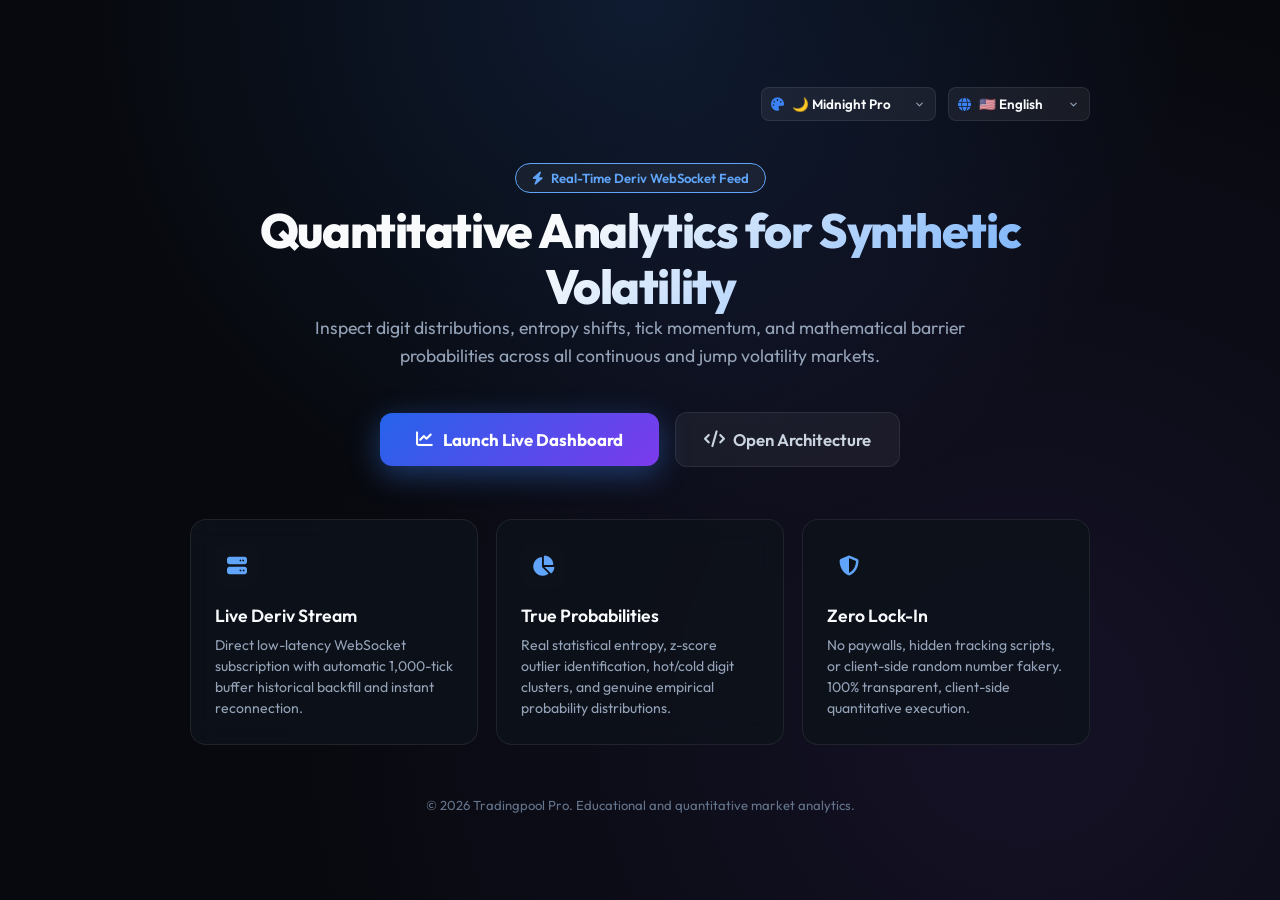
<file: index.html>
<!DOCTYPE html>
<html lang="en">
<head>
    <meta charset="UTF-8">
    <meta name="viewport" content="width=device-width, initial-scale=1.0">
    <title>Tradingpool Pro - Quantitative Deriv Analytics Suite</title>
    <link rel="icon" type="image/svg+xml" href="data:image/svg+xml,<svg xmlns='http://www.w3.org/2000/svg' viewBox='0 0 100 100'><text y='.9em' font-size='90'>📊</text></svg>">

    <!-- Fonts & Icons -->
    <link rel="preconnect" href="https://fonts.googleapis.com">
    <link rel="preconnect" href="https://fonts.gstatic.com" crossorigin>
    <link href="https://fonts.googleapis.com/css2?family=Outfit:wght@300;400;500;600;700;800&display=swap" rel="stylesheet">
    <link rel="stylesheet" href="https://cdnjs.cloudflare.com/ajax/libs/font-awesome/6.5.1/css/all.min.css">

    <style>
        :root, body[data-theme="midnight"] {
            --bg-dark: #07090e;
            --bg-card: rgba(14, 18, 27, 0.85);
            --primary: #3b82f6;
            --primary-light: #60a5fa;
            --primary-glow: rgba(59, 130, 246, 0.4);
            --primary-gradient: linear-gradient(135deg, #2563eb, #7c3aed);
            --bg-gradient: radial-gradient(circle at 50% 0%, rgba(59, 130, 246, 0.15) 0%, transparent 50%),
                           radial-gradient(circle at 80% 80%, rgba(139, 92, 246, 0.1) 0%, transparent 60%);
            --accent-purple: #8b5cf6;
            --text-main: #f8fafc;
            --text-muted: #94a3b8;
            --font-main: 'Outfit', sans-serif;
            --glass-border: 1px solid rgba(255, 255, 255, 0.08);
        }

        body[data-theme="emerald"] {
            --bg-dark: #040e09;
            --bg-card: rgba(8, 24, 17, 0.9);
            --primary: #10b981;
            --primary-light: #34d399;
            --primary-glow: rgba(16, 185, 129, 0.45);
            --primary-gradient: linear-gradient(135deg, #10b981, #06b6d4);
            --bg-gradient: radial-gradient(circle at 50% 0%, rgba(16, 185, 129, 0.18) 0%, transparent 50%),
                           radial-gradient(circle at 80% 80%, rgba(6, 182, 212, 0.1) 0%, transparent 60%);
            --text-main: #f0fdf4;
            --text-muted: #86efac;
            --glass-border: 1px solid rgba(16, 185, 129, 0.2);
        }
        body[data-theme="crimson"] {
            --bg-dark: #0f0810;
            --bg-card: rgba(24, 14, 26, 0.9);
            --primary: #ec4899;
            --primary-light: #f472b6;
            --primary-glow: rgba(236, 72, 153, 0.45);
            --primary-gradient: linear-gradient(135deg, #ec4899, #8b5cf6);
            --bg-gradient: radial-gradient(circle at 50% 0%, rgba(236, 72, 153, 0.18) 0%, transparent 50%),
                           radial-gradient(circle at 80% 80%, rgba(139, 92, 246, 0.1) 0%, transparent 60%);
            --text-main: #fdf2f8;
            --text-muted: #f472b6;
            --glass-border: 1px solid rgba(236, 72, 153, 0.2);
        }
        body[data-theme="light"] {
            --bg-dark: #f1f5f9;
            --bg-card: rgba(255, 255, 255, 0.92);
            --primary: #2563eb;
            --primary-light: #3b82f6;
            --primary-glow: rgba(37, 99, 235, 0.25);
            --primary-gradient: linear-gradient(135deg, #2563eb, #6366f1);
            --bg-gradient: radial-gradient(circle at 50% 0%, rgba(37, 99, 235, 0.08) 0%, transparent 50%),
                           radial-gradient(circle at 80% 80%, rgba(99, 102, 241, 0.06) 0%, transparent 60%);
            --text-main: #0f172a;
            --text-muted: #475569;
            --glass-border: 1px solid rgba(0, 0, 0, 0.1);
        }

        * {
            margin: 0;
            padding: 0;
            box-sizing: border-box;
        }

        body {
            background-color: var(--bg-dark);
            background-image: var(--bg-gradient);
            color: var(--text-main);
            font-family: var(--font-main);
            min-height: 100vh;
            display: flex;
            flex-direction: column;
            align-items: center;
            justify-content: center;
            padding: 30px 20px;
        }

        .portal-wrapper {
            max-width: 900px;
            width: 100%;
            display: flex;
            flex-direction: column;
            gap: 32px;
            text-align: center;
        }

        .hero-badge {
            display: inline-flex;
            align-items: center;
            gap: 8px;
            margin: 0 auto 10px;
            padding: 6px 16px;
            border-radius: 30px;
            background: rgba(255, 255, 255, 0.05);
            color: var(--primary-light);
            border: 1px solid var(--primary-light);
            font-size: 0.82rem;
            font-weight: 600;
        }

        .hero-title {
            font-size: 3rem;
            font-weight: 800;
            letter-spacing: -0.03em;
            line-height: 1.15;
            background: linear-gradient(135deg, var(--text-main) 40%, var(--primary-light) 100%);
            -webkit-background-clip: text;
            -webkit-text-fill-color: transparent;
        }

        @media (max-width: 640px) {
            .hero-title { font-size: 2.2rem; }
        }

        .hero-subtitle {
            font-size: 1.1rem;
            color: var(--text-muted);
            max-width: 650px;
            margin: 0 auto;
            line-height: 1.6;
        }

        .cta-group {
            display: flex;
            align-items: center;
            justify-content: center;
            gap: 16px;
            margin-top: 10px;
            flex-wrap: wrap;
        }

        .btn-launch {
            display: inline-flex;
            align-items: center;
            gap: 10px;
            padding: 16px 36px;
            border-radius: 12px;
            font-size: 1.05rem;
            font-weight: 700;
            color: white;
            background: var(--primary-gradient);
            text-decoration: none;
            box-shadow: 0 8px 30px var(--primary-glow);
            transition: all 0.25s ease;
        }

        .btn-launch:hover {
            transform: translateY(-2px);
            box-shadow: 0 12px 40px var(--primary-glow);
        }

        .btn-secondary {
            display: inline-flex;
            align-items: center;
            gap: 8px;
            padding: 16px 28px;
            border-radius: 12px;
            font-size: 1.05rem;
            font-weight: 600;
            color: #cbd5e1;
            background: rgba(255, 255, 255, 0.05);
            border: var(--glass-border);
            text-decoration: none;
            transition: all 0.25s ease;
        }

        .btn-secondary:hover {
            background: rgba(255, 255, 255, 0.1);
            color: white;
        }

        /* Feature Pillars */
        .feature-grid {
            display: grid;
            grid-template-columns: repeat(3, 1fr);
            gap: 18px;
            margin-top: 20px;
            text-align: left;
        }

        @media (max-width: 768px) {
            .feature-grid { grid-template-columns: 1fr; }
        }

        .feature-card {
            background: var(--bg-card);
            border: var(--glass-border);
            border-radius: 16px;
            padding: 24px;
            backdrop-filter: blur(12px);
            transition: transform 0.25s ease;
        }

        .feature-card:hover {
            transform: translateY(-4px);
            border-color: var(--primary);
        }

        .feature-icon {
            width: 44px;
            height: 44px;
            border-radius: 10px;
            background: var(--bg-card);
            border: 1px solid var(--glass-border);
            color: var(--primary-light);
            display: flex;
            align-items: center;
            justify-content: center;
            font-size: 1.25rem;
            margin-bottom: 16px;
        }

        .feature-card h3 {
            font-size: 1.1rem;
            margin-bottom: 8px;
            font-weight: 600;
        }

        .feature-card p {
            font-size: 0.88rem;
            color: var(--text-muted);
            line-height: 1.5;
        }

        .footer-note {
            font-size: 0.82rem;
            color: #64748b;
            margin-top: 20px;
        }

        /* Top Bar & Selects */
        .portal-top-bar {
            display: flex;
            justify-content: flex-end;
            align-items: center;
            gap: 12px;
            width: 100%;
            margin-bottom: 10px;
        }

        .header-select-wrapper {
            position: relative;
            display: inline-flex;
            align-items: center;
        }

        .header-select-wrapper .select-icon {
            position: absolute;
            left: 10px;
            font-size: 0.82rem;
            color: var(--primary);
            pointer-events: none;
            z-index: 2;
        }

        .header-select {
            background: rgba(255, 255, 255, 0.06);
            border: var(--glass-border);
            color: var(--text-main);
            padding: 8px 28px 8px 30px;
            border-radius: 8px;
            font-size: 0.84rem;
            font-weight: 600;
            font-family: var(--font-main);
            cursor: pointer;
            outline: none;
            transition: all 0.25s ease;
            appearance: none;
            -webkit-appearance: none;
            -moz-appearance: none;
            background-image: url("data:image/svg+xml;charset=UTF-8,%3csvg xmlns='http://www.w3.org/2000/svg' viewBox='0 0 24 24' fill='none' stroke='%2394a3b8' stroke-width='2.5' stroke-linecap='round' stroke-linejoin='round'%3e%3cpolyline points='6 9 12 15 18 9'%3e%3c/polyline%3e%3c/svg%3e");
            background-repeat: no-repeat;
            background-position: right 10px center;
            background-size: 11px;
        }

        .header-select:hover {
            border-color: var(--primary);
            background-color: rgba(255, 255, 255, 0.1);
        }

        .header-select option {
            background: #090d16;
            color: #f8fafc;
            padding: 8px 12px;
        }

        body[data-theme="light"] .header-select {
            background: #ffffff;
            color: #0f172a;
            border-color: #cbd5e1;
        }
        body[data-theme="light"] .header-select option {
            background: #ffffff;
            color: #0f172a;
        }
    </style>
</head>
<body>

    <div class="portal-wrapper">
        
        <!-- Top Controls Bar -->
        <div class="portal-top-bar">
            <div class="header-select-wrapper" title="Change Visual Theme">
                <i class="fa-solid fa-palette select-icon"></i>
                <select id="portal-theme-select" class="header-select" aria-label="Visual Theme">
                    <option value="midnight">🌙 Midnight Pro</option>
                    <option value="emerald">🌲 Matrix Emerald</option>
                    <option value="crimson">🌸 Obsidian Tokyo</option>
                    <option value="light">☀️ Solar Light</option>
                </select>
            </div>

            <div class="header-select-wrapper" title="Change Language">
                <i class="fa-solid fa-globe select-icon"></i>
                <select id="portal-lang-select" class="header-select" aria-label="Language">
                    <option value="en">🇺🇸 English</option>
                    <option value="es">🇪🇸 Español</option>
                    <option value="fr">🇫🇷 Français</option>
                    <option value="pt">🇧🇷 Português</option>
                    <option value="id">🇮🇩 Indonesia</option>
                    <option value="ru">🇷🇺 Русский</option>
                    <option value="ar">🇸🇦 العربية</option>
                </select>
            </div>
        </div>
        
        <div>
            <div class="hero-badge">
                <i class="fa-solid fa-bolt"></i> Real-Time Deriv WebSocket Feed
            </div>
            <h1 class="hero-title">Quantitative Analytics for Synthetic Volatility</h1>
            <p class="hero-subtitle">
                Inspect digit distributions, entropy shifts, tick momentum, and mathematical barrier probabilities across all continuous and jump volatility markets.
            </p>
        </div>

        <div class="cta-group">
            <a href="dashboard.html" class="btn-launch">
                <i class="fa-solid fa-chart-line"></i> Launch Live Dashboard
            </a>
            <a href="https://github.com" target="_blank" class="btn-secondary">
                <i class="fa-solid fa-code"></i> Open Architecture
            </a>
        </div>

        <!-- Three Feature Pillars -->
        <div class="feature-grid">
            <div class="feature-card">
                <div class="feature-icon"><i class="fa-solid fa-server"></i></div>
                <h3>Live Deriv Stream</h3>
                <p>Direct low-latency WebSocket subscription with automatic 1,000-tick buffer historical backfill and instant reconnection.</p>
            </div>

            <div class="feature-card">
                <div class="feature-icon"><i class="fa-solid fa-chart-pie"></i></div>
                <h3>True Probabilities</h3>
                <p>Real statistical entropy, z-score outlier identification, hot/cold digit clusters, and genuine empirical probability distributions.</p>
            </div>

            <div class="feature-card">
                <div class="feature-icon"><i class="fa-solid fa-shield-halved"></i></div>
                <h3>Zero Lock-In</h3>
                <p>No paywalls, hidden tracking scripts, or client-side random number fakery. 100% transparent, client-side quantitative execution.</p>
            </div>
        </div>

        <div class="footer-note">
            &copy; 2026 Tradingpool Pro. Educational and quantitative market analytics.
        </div>

    </div>

    <script type="module">
        import { initLanguage, setLanguage, activeLanguage } from './i18n.js';

        const themeSelect = document.getElementById('portal-theme-select');
        const langSelect = document.getElementById('portal-lang-select');

        // Initialize Theme
        const savedTheme = localStorage.getItem('tradingpool_theme') || 'midnight';
        document.body.dataset.theme = savedTheme;
        if (themeSelect) {
            themeSelect.value = savedTheme;
            themeSelect.addEventListener('change', (e) => {
                document.body.dataset.theme = e.target.value;
                localStorage.setItem('tradingpool_theme', e.target.value);
            });
        }

        // Initialize Language
        initLanguage();
        if (langSelect) {
            langSelect.value = activeLanguage;
            langSelect.addEventListener('change', (e) => {
                setLanguage(e.target.value);
            });
        }
    </script>
</body>
</html>
</file>
